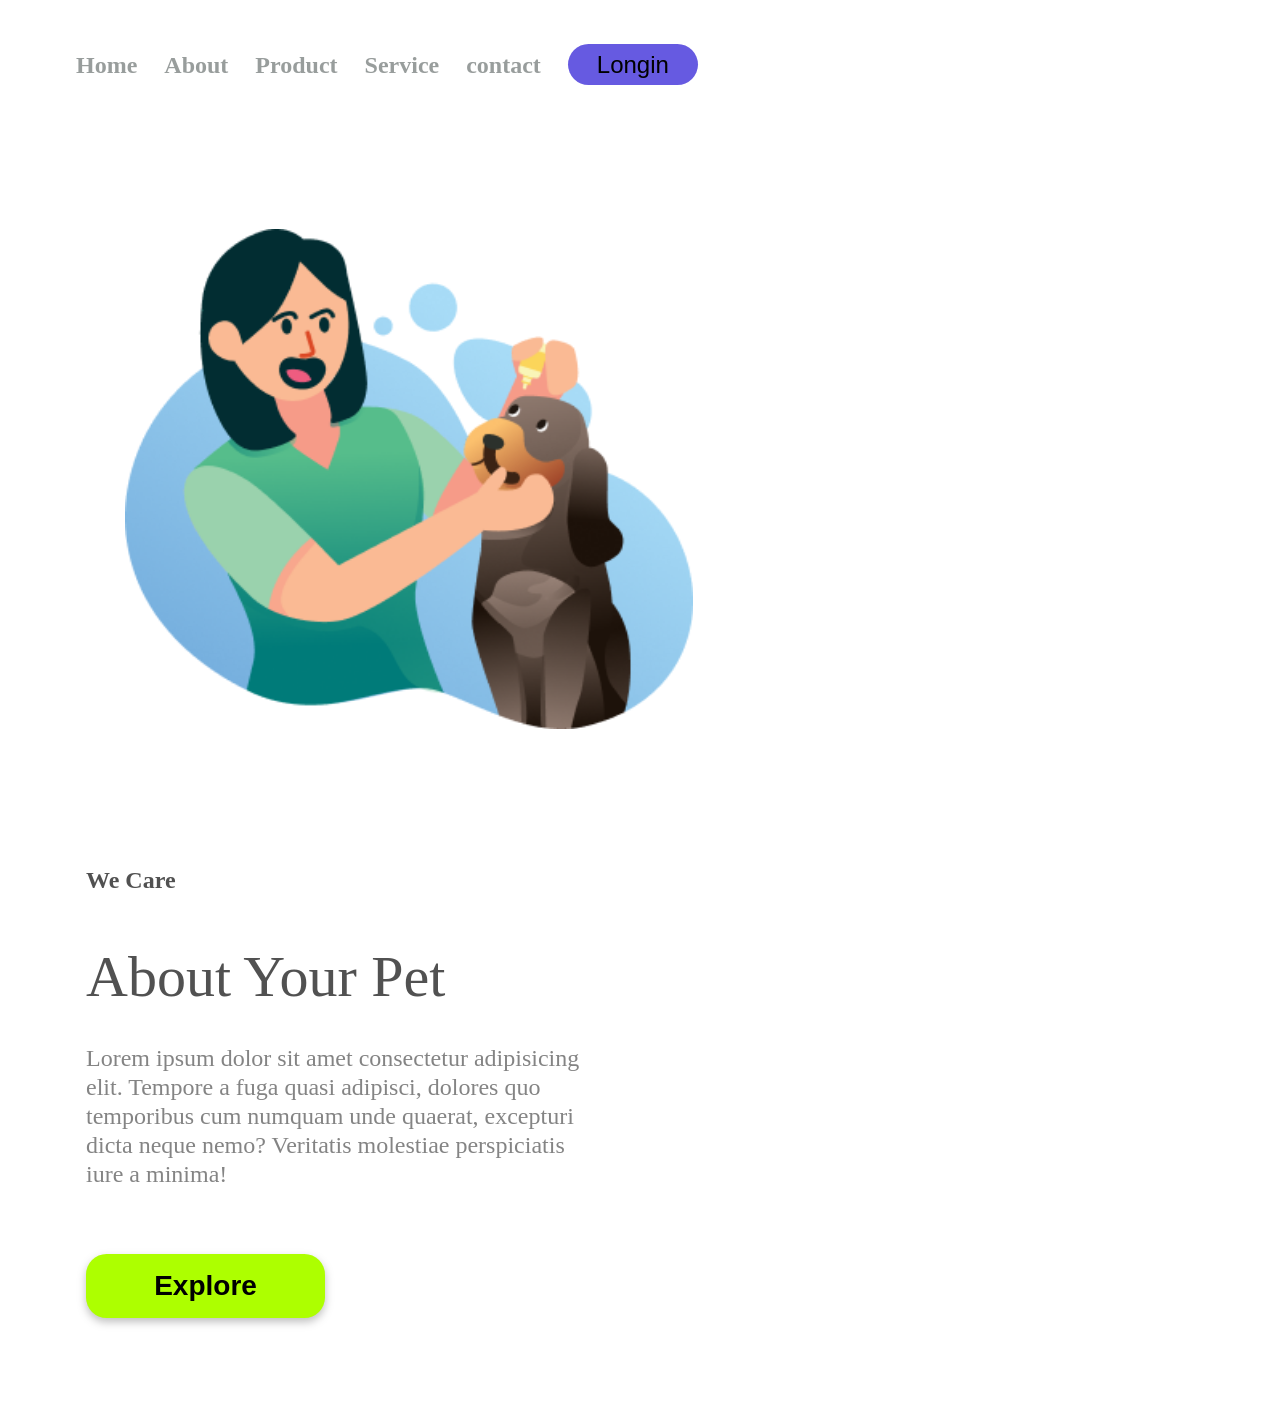
<file: CSS/index.html>
<!DOCTYPE html>
<html lang="pt-br">

<head>
    <meta charset="UTF-8">
    <meta name="viewport" content="width=device-width, initial-scale=1.0">
    <link rel="stylesheet" href="styles.css">
    <title>We care</title>
</head>

<body>
    <header>
        <a class="link-header">Home</a>
        <a class="link-header">About</a>
        <a class="link-header">Product</a>
        <a class="link-header">Service</a>
        <a class="link-header">contact</a>

        <button class="button-header"> Longin</button>
    </header>

    <main>
        <img src="img/we care.png" alt="we-care-logo" class="logo-image">

        <section>
            <h1> We Care</h1>
            <h2> About Your Pet</h2>
         <p> Lorem ipsum dolor sit amet consectetur adipisicing elit. Tempore a fuga quasi adipisci, dolores quo temporibus cum numquam unde quaerat, excepturi dicta neque nemo? Veritatis molestiae perspiciatis iure a minima!</p>
            <button class="button-main"> Explore</button>
        </section>
    </main>
</body>

</html>
</file>
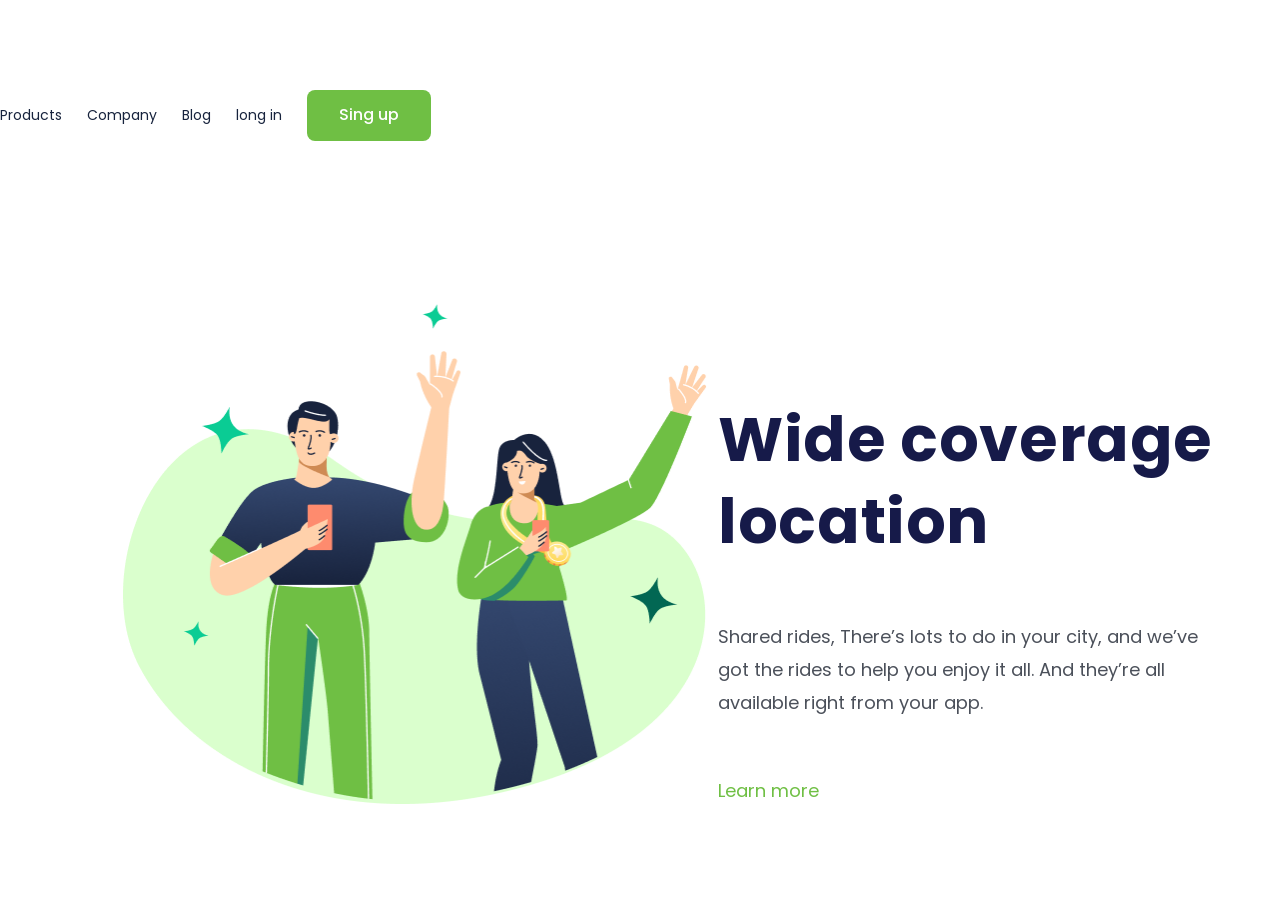
<file: Desafio.Responsividade/index.html>
<!DOCTYPE html>
<html lang="en">
<head>
    <meta charset="UTF-8">
    <meta name="viewport" content="width=device-width, initial-scale=1.0">
    <link rel="preconnect" href="https://fonts.googleapis.com">
    <link rel="preconnect" href="https://fonts.gstatic.com" crossorigin>
    <link href="https://fonts.googleapis.com/css2?family=Poppins:ital,wght@0,100;0,200;0,300;0,400;0,500;0,600;0,700;0,800;0,900;1,100;1,200;1,300;1,400;1,500;1,600;1,700;1,800;1,900&display=swap" rel="stylesheet">
     <link rel="stylesheet" href="styles.css">
    <title>Desafio com Responsividade</title>
</head>
<body>
    <div class="wrapper">
        <section class="container-left">
            <header>
            <a class="link-section">Products</a>
            <a class="link-section">Company</a>
            <a class="link-section">Blog</a>
            <a class="link-section">long in</a>
            <button class="button-section">Sing up</button>
            </header>
            <img alt="congratalation" src="./img/Congratulation You get.png" class="imag-logo" >
        </section>
        <section class="container-right">
            <h1>Wide coverage location</h1>
            <p>Shared rides, There’s lots to do in your city, and we’ve got the rides to help you enjoy it all. And they’re all available right from your app.</p>
            <a class="link-button">Learn more</a>
        </section>
    </div>
</body>
</html>
</file>
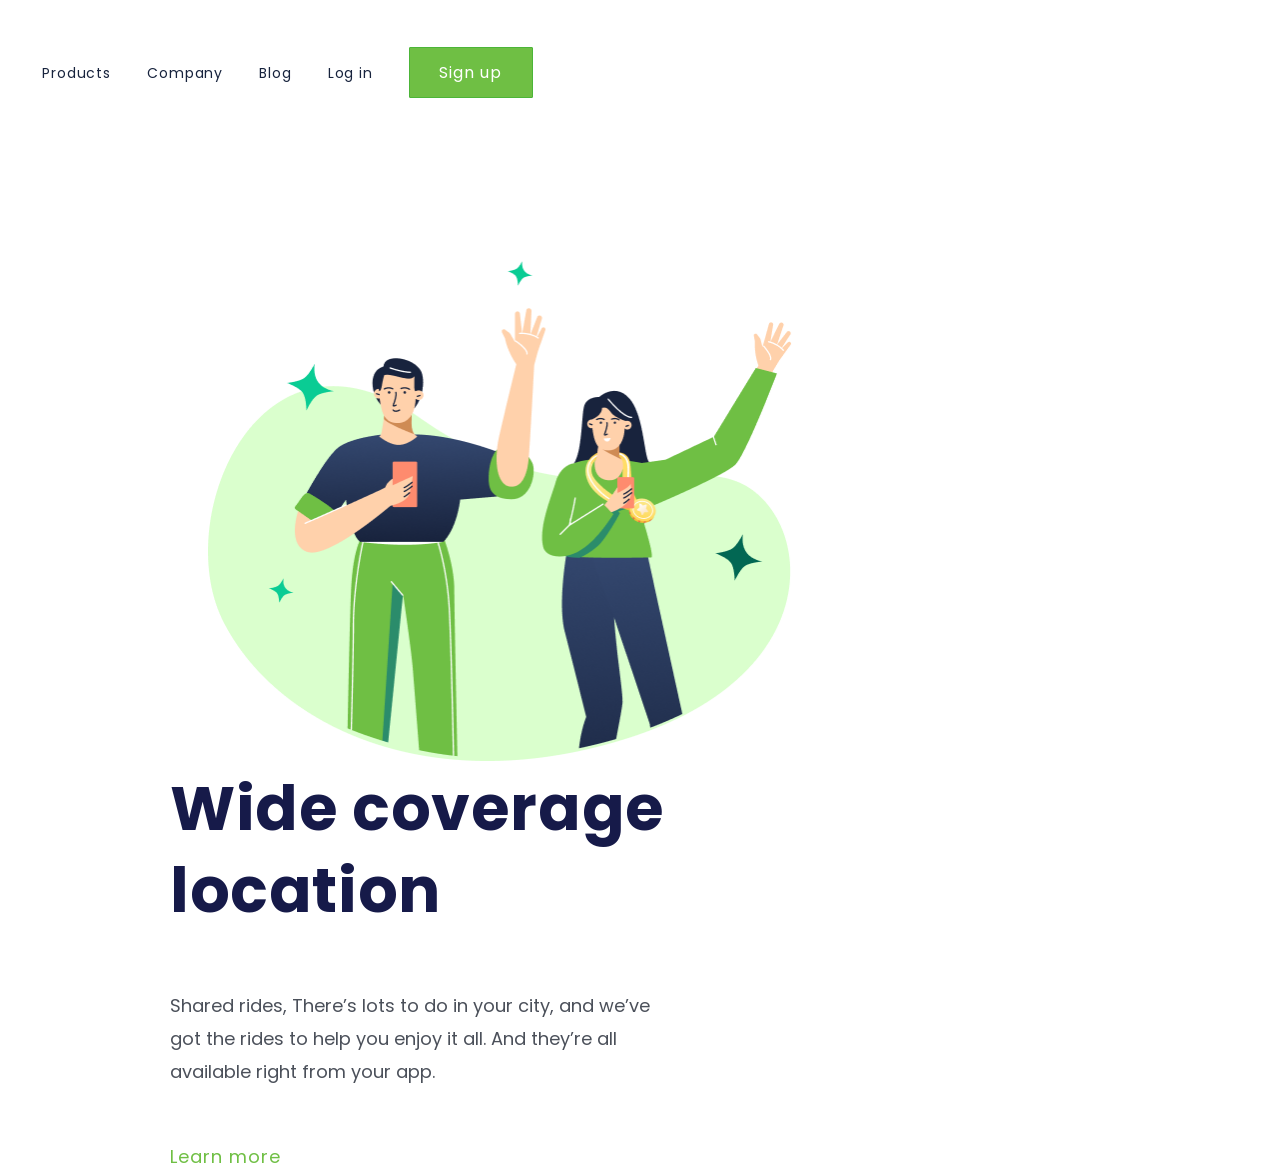
<file: Desafio/index.html>
<!DOCTYPE html>
<html lang="pt-br">

<head>
    <meta charset="UTF-8">
    <meta name="viewport" content="width=device-width, initial-scale=1.0">
    <link rel="preconnect" href="https://fonts.googleapis.com">
    <link rel="preconnect" href="https://fonts.gstatic.com" crossorigin>
    <link
        href="https://fonts.googleapis.com/css2?family=Poppins:ital,wght@0,100;0,200;0,300;0,400;0,500;0,600;0,700;0,800;0,900;1,100;1,200;1,300;1,400;1,500;1,600;1,700;1,800;1,900&display=swap"
        rel="stylesheet">
    <link rel="stylesheet" href="styles.css">
    <title>Wide coverage location</title>
</head>

<body>
    <header>
        <a class="link-header">Products</a>
        <a class="link-header">Company</a>
        <a class="link-header">Blog</a>
        <a class="link-header">Log in</a>
        <button class="button-header">Sign up</button>
    </header>
    <main>
        <div class="container">
        <img src="./img/Wide coverage location.png" alt="wide-coverage-location" class="img-logo">
        
        <div>
        <h1>Wide coverage location</h1>
        <p>Shared rides, There’s lots to do in your city, and we’ve got the rides to help you enjoy it all. And they’re
            all available right from your app.</p>
        <button class="button-learn-more">Learn more</button>
       
    </div>
    </div>
    </main>
</body>

</html>
</file>
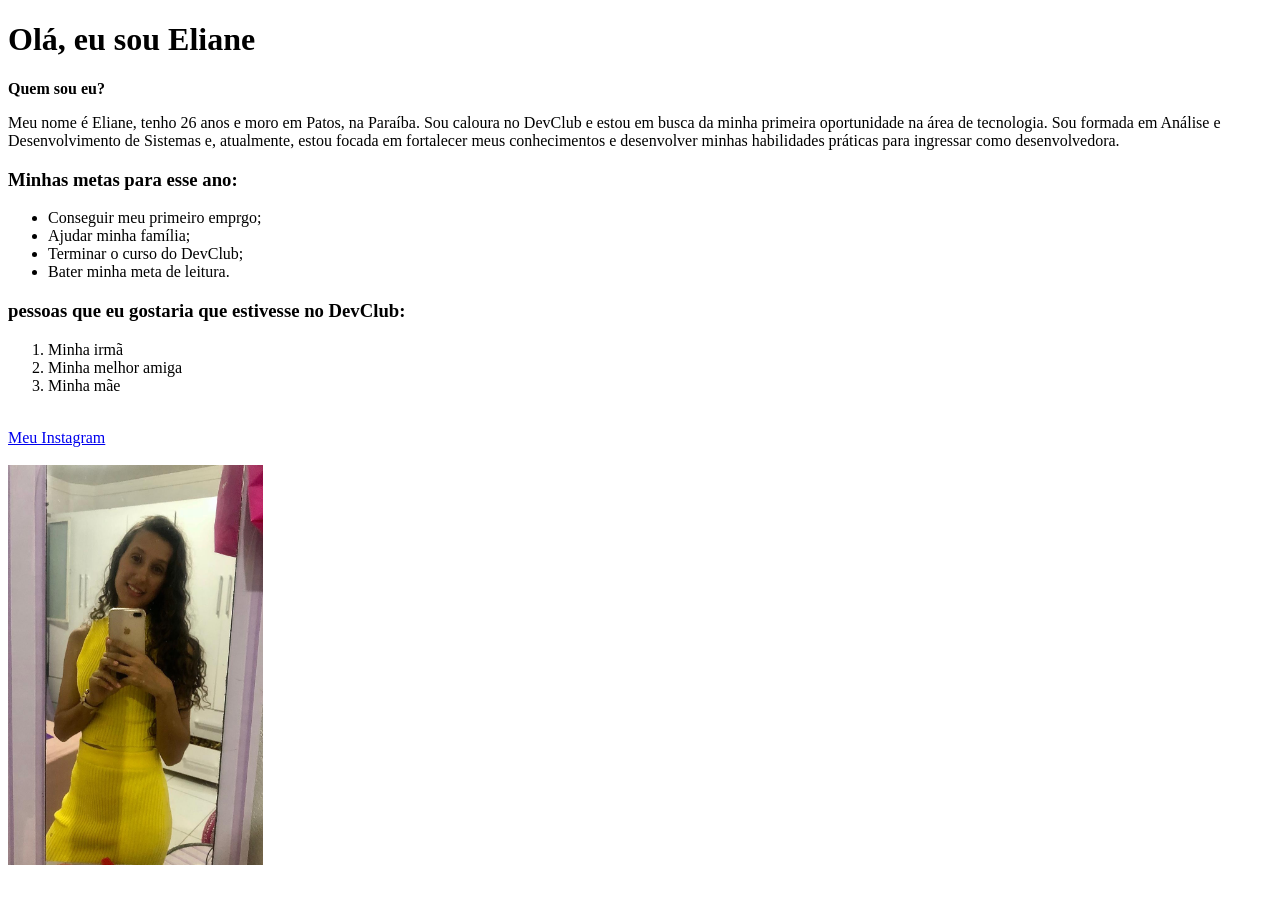
<file: HTML/index.html>
<!DOCTYPE html>


</html>
<html lang="pt-br">

<head></head>
<meta charset="UTF-8">
<meta http-equiv="X-UA-Compatible" content="IE=edge">
<meta name="viewport" content="width=device-width, initial-scale=1.0">

<title> Quem Sou eu! </title>
</head>

<body>
    <h1> <b>Olá, eu sou Eliane</b> </h1>
    <h> <b>Quem sou eu?</b></h>
    <br>
    <p> Meu nome é Eliane, tenho 26 anos e moro em Patos, na Paraíba. Sou caloura no DevClub e estou em busca da minha
        primeira oportunidade na área de tecnologia. Sou formada em Análise e Desenvolvimento de Sistemas e, atualmente,
        estou focada em fortalecer meus conhecimentos e desenvolver minhas habilidades práticas para ingressar como
        desenvolvedora.</p>
    <h3> <b>Minhas metas para esse ano: </b></h3>
    <ul>
        <li>Conseguir meu primeiro emprgo;</li>
        <li>Ajudar minha família;</li>
        <li>Terminar o curso do DevClub;</li>
        <li>Bater minha meta de leitura.</li>
    </ul>

    <h3 b> pessoas que eu gostaria que estivesse no DevClub:</b> </h3>
    <ol>
        <li>Minha irmã</li>
        <li>Minha melhor amiga</li>
        <li>Minha mãe</li>
    </ol>
    <br>
    <a href="https://www.instagram.com/eliane_s.soares_s2?igsh=MXRvZnAxM3VlYmg4ZQ%3D%3D&utm_source=qr" target="-blank">
        Meu Instagram </a>
    <br>
     <br>
    <img src="./eliane.jpg" alt="foto-de-Eliane" height="400px" />

    
</body>

</html>
</file>
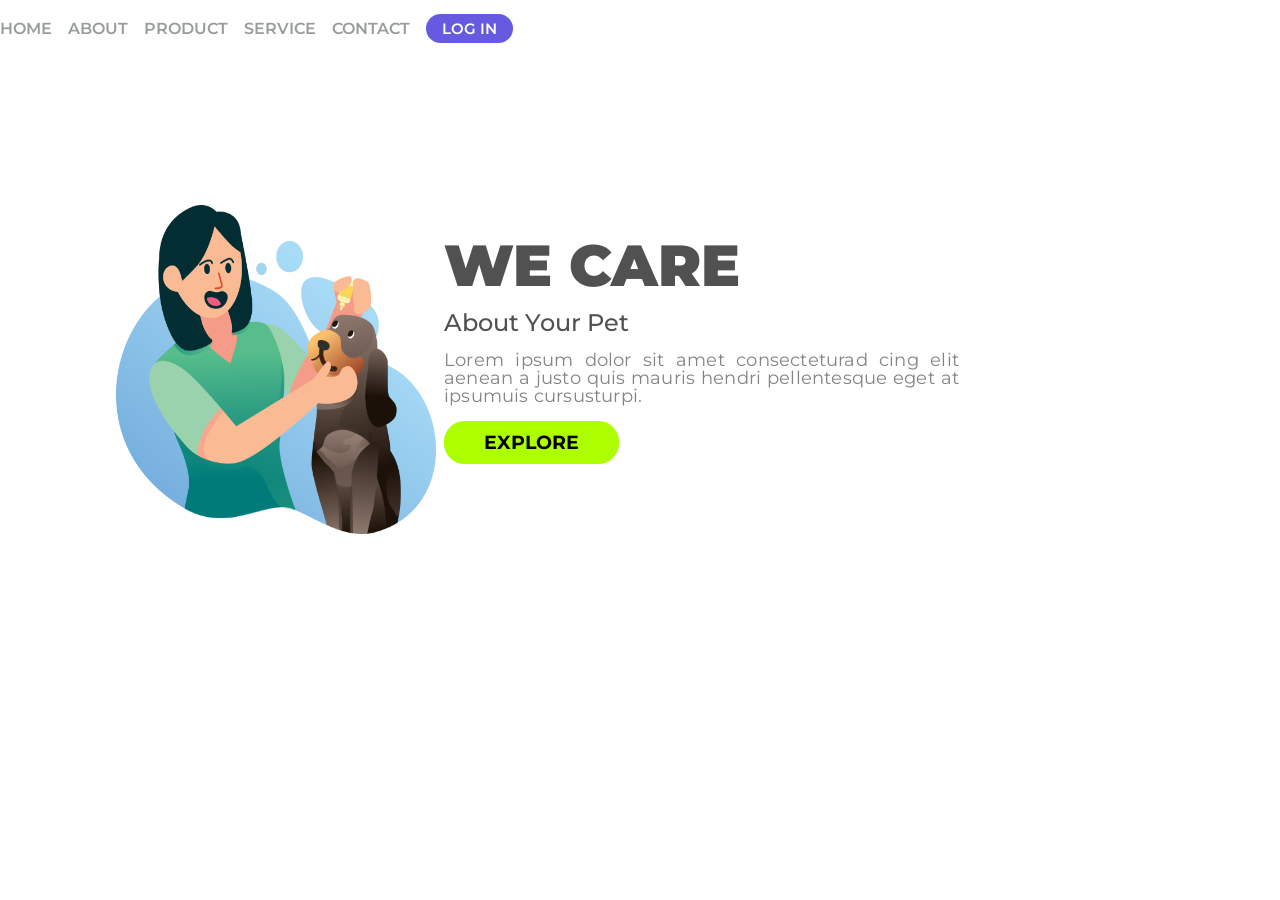
<file: IIDesafioRespon/index.html>
<!DOCTYPE html>
<html lang="en">
<head>
    <meta charset="UTF-8">
    <meta name="viewport" content="width=device-width, initial-scale=1.0">
    <link rel="preconnect" href="https://fonts.googleapis.com">
    <link rel="preconnect" href="https://fonts.gstatic.com" crossorigin>
    <link href="https://fonts.googleapis.com/css2?family=Montserrat:ital,wght@0,100..900;1,100..900&family=Poppins:ital,wght@0,100;0,200;0,300;0,400;0,500;0,600;0,700;0,800;0,900;1,100;1,200;1,300;1,400;1,500;1,600;1,700;1,800;1,900&display=swap" rel="stylesheet">
     <link rel="stylesheet" href="styles.css">   
    <title>Colocando em Pratica</title>
    </head>
<body>
    <div>
        <a>HOME</a>
        <a>ABOUT</a>
        <a>PRODUCT</a>
        <a>SERVICE</a>
        <a>CONTACT</a>
        <button class="button-purple">LOG IN</button >
        </div>
        <img alt="woman and dog" src="./Illustration 2@2x.png">
    <section class="section-right">
    <h1>WE CARE</h1>
    <h2>About Your Pet</h2>
    <p>Lorem ipsum dolor sit amet consecteturad cing elit aenean a justo quis mauris hendri pellentesque eget at ipsumuis cursusturpi.</p>
    <button>EXPLORE</button>
    </section>
</body>
</html>
</file>
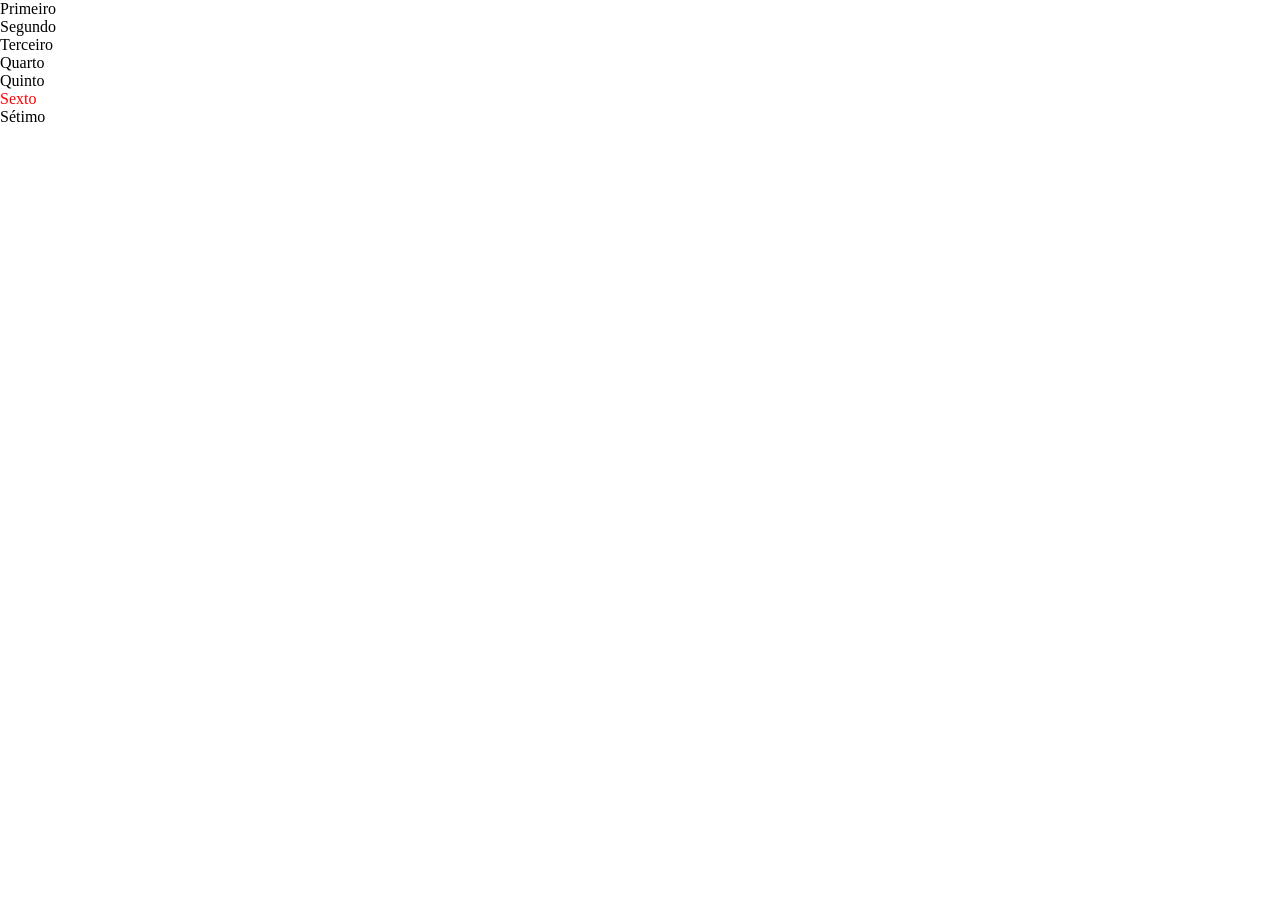
<file: pseudo/index.html>
<!DOCTYPE html>
<html lang="pt-br">
<head>
    <meta charset="UTF-8">
    <meta http-equiv="X-UA-Compatible" content="I=edge">
    <meta name="viewport" content="width=device-width, initial-scale=1.0">
    <link rel="stylesheet" href="./styles.css">
    <title>CSS</title>
</head>
<body>
    <ul>
        <li>Primeiro</li>
        <li>Segundo</li>
        <li>Terceiro</li>
        <li>Quarto</li>
        <li>Quinto</li>
        <li>Sexto</li>
        <li>Sétimo</li>
    </ul>
    <!--<div class="container">
        <span>Olá</span>
        <span>Hey</span>
        <p class="excluido">How</p>
        <p>Let´s Go</p>
        <a>link</a>
    </div> -->
</body>
</html>
</file>
<file: CSS/styles.css>
*{

    margin: 0;
    padding: 0;
    box-sizing: border-box;
}

header {
    margin: 44px 0 144px 76px;
}

.link-header {
    font-weight: 600;
    font-size: 24px;
    line-height: 29px;
    color: #989D9C;
    cursor: pointer;
    margin-right: 23px;
}

.button-header {
    background: #665AE1;
    border-radius: 20.5px;
    width: 130px;
    height: 41px;
    border: none;
    font-weight: 600px;
    font-size: 24px;
    line-height: 29px;

}

.logo-image {
    width: 568px;
    height: 500px;
    margin-left: 125px;
    display: inline-block;
}
section {
  display: inline-block;  
    margin: 86px;
}
h1 {
    font-weight: 900;
    font-size: 100;
    line-height: 122px;
    color: #515151;
}
h2 {
    font-weight: 500;
    font-size: 58px;
    line-height: 71px;
    color: #515151; 
}
p {
   font-weight: 400;
   font-size: 24px;
   line-height: 29px;
   color: #848484;
   width: 515px; 
   margin-top: 32px;
   margin-bottom: 65px;
}
.button-main {
    background: #ADFF00;
    border-radius: 20.5px;
    width: 239px;
    height: 64px;
    border: none;
    filter: drop-shadow(0px 4px 4px rgba(0,0,0,0.25));
    font-weight: 700;
    font-size: 28px;
    line-height: 34px;
    color: #000000;
}
</file>
<file: Desafio.Responsividade/styles.css>
* {
    margin: 0;
    padding: 0;
    box-sizing: border-box;
    font-family: "Poppins", sans-serif;
    
}

.wrapper {
    height: 100vh;
    width: 100vh;
    display: flex;
    align-items: center;
    justify-content: space-between;
    position: absolute;
}

.container-left {
    display: inline-block;
   
}

.container-right{
    display: inline-block;
    margin-right: auto;
    vertical-align: top;
    margin-top: 306px;    
}

a {
    font-size: 14px;
    line-height: 100%;
    color: #17233D;
    margin-right: 21px;
    font-weight: 400px;
    width: 47px;
    cursor: pointer;
}
a:hover{
    opacity: 0.4;
}
a:active{
    opacity: 0.8;
}
.button-section {
    font-size: 16px;
    line-height: 100%;
    font-weight: 500;
    width: 124px;
    height: 51px;
    color: #ffffff;
    background: #6FBF44;
    cursor: pointer;
    border: 1px solid #4CB538;
    border: none;
    border-radius: 8px;
}
.button-section:hover{
    opacity: 0.8;
}
.button-section:active{
    opacity: .5;
}

.imag-logo{
    width: 595.18px;
    height: 500px;
    margin: 163px 0 0 123px;
    display: inline-block;
}

h1{
    font-weight: 700;
    font-size: 62px;
    line-height: 82px;
    width: 582px;
    letter-spacing: 0.6px;
    margin-right:801px;
    color: #161A49;
    
}

p{
    width: 493px;
    font-size: 18px;
    font-weight: 400;
    line-height: 33px;
    letter-spacing: 0.5;
    color: #4B505A;
    margin-top: 57px;
    margin-bottom: 55px;
    
}

.link-button {
    font-weight: 400;
    font-size: 18px;
    line-height: 33px;
    letter-spacing: 0.5;
    color: #6FBF44;
    cursor: pointer;
}


@media (max-width: 900px) {
    .wrapper {
        flex-direction: column;
        align-items: center;
    }

    h1 {
        margin: 15px;
        text-align: center;
    }

    .imag-logo {
        width: 100%;
        height: auto;
    }
}
</file>
<file: Desafio/styles.css>
* {
    font-family: "Poppins", sans-serif;
    margin: 0;
    padding: 0;
    box-sizing: border-box;
}


header {
    margin-top: 47px; 
    margin-left: 42px;
}

.link-header {
    font-weight: 400px;
    font-size: 14px;
    line-height: 100%;
    color: #17233D;
    cursor: pointer;
    margin-right: 32px;
    letter-spacing: 0.875px;
    text-align: center;
}
.button-header  {
    background: #6FBF44;
    border-radius: 1px;
    border: 1px solid #4CB538;
    width: 124px;
    height: 51px;
    font-weight: 500px;
    font-size: 16px;
    line-height: 100%;
    color: #FFFFFF;
    cursor: pointer;
    letter-spacing: 1px;
}

.img-logo {
    width: 595.18px;
    height: 500px;
    margin: 163px 0 0 123px;
    display: inline-block;

}
div {
    display: inline-block;
    margin-left: 85px;
}
h1 {
    font-weight: 700px;
    font-size: 62px;
    line-height: 82px;
    color: #161A49;
    width: 582px;
    letter-spacing: 0.596156px;
}
.button-learn-more {
    font-weight: 500px;
    font-size: 18px;
    line-height: 27px;
    letter-spacing: 1px;
    color: #6FBF44
    cursor: pointer;
    background: transparent;
    border: none;
     color: #6FBF44
}
p {
    font-weight: 400px;
    font-size: 18px;
    line-height: 33px;
    color: #4B505A;
    width: 493px;
    margin-top: 57px;
    margin-bottom: 55px;
}
</file>
<file: IIDesafioRespon/styles.css>
* {
    margin: 0;
    padding: 0;
    box-sizing: border-box;
    font-family: "Montserrat", sans-serif;
}
div{
     word-spacing: 12px;
     margin-top: 14px;
}
a{
 font-weight: 600;
 size: 24px;
 line-height: 100%;
 width: 79px;
 height: 29px;
 color: #989D9C;
 cursor: pointer;
}
a:hover{
    opacity: 0.5;
}
a:active{
    opacity: 0.8;
}
.button-purple{
    font-weight: 600;
    font-size: 15px;
    line-height: 100%;
    width: 87px;
    height: 29px;
    color: #FFFFFF;
    border-radius: 20.5px;
    background-color: #665AE1;
    border: none;
    cursor: pointer;
}
.button-purple:hover{
    opacity: 0.8;
}
.button-purple:active{
    opacity: 0.5;
}
img{
    width: 320px;
    height: 329px;
    margin: 162px 116px;
}
.section-right{
    width: 513px;
    height: 122;
    margin: -463px 0 0 444px;
   
}

h1{
    font-weight: 900;
    font-size: 58px;
    line-height: 100%;
    letter-spacing: 0%;
    color: #515151;
    margin-bottom: 16px;
}
h2{
font-weight: 500;
size: 100px;
line-height: 100%;
color: #515151;
margin-bottom: 16px;
}
p{
    font-weight: 400;
    font-size: 18px;
    line-height: 100%;
    color: #848484;
    text-align: justify;
    width: 515px;
    letter-spacing: 0.2px;
    margin-bottom: 16px;
}
button{
    font-weight: 700;
    font-size: 19px;
    line-height: 100%;
    color: #000000;
    width: 175px;
    height: 43px;
    border-radius: 20.5px;
    background-color: #ADFF00;
    border: none;
    cursor: pointer;
}
button:hover{
    opacity: 0.8;
}
button:active{
    opacity: 0.5;
}
@media (max-width: 965px){
        div {
            display: none;
        } 
        .section-right{
                margin: -157px 0 0 29px;
        }
        img{
            width: 354px;
            height: 317px;
        }
       h1{
        text-align: center;
        font-size: 50px;
        line-height: 100%;
    
       } 
       h2{
        text-align: center;   
        width: 487px;
        height: 37px;
        size: 30px;
    }

       p{
         display: none;
        width: 487px;
       }

       button{
         width: 147px;
         height: 37;
         size:28px;
         align-items: center;
        margin: -131px 0 0 151px;
        }

       }
</file>
<file: pseudo/styles.css>
*{
margin: 0;
padding: 0;
box-sizing: border-box;

}

li:nth-last-child(2){
    color: red;
}
</file>
